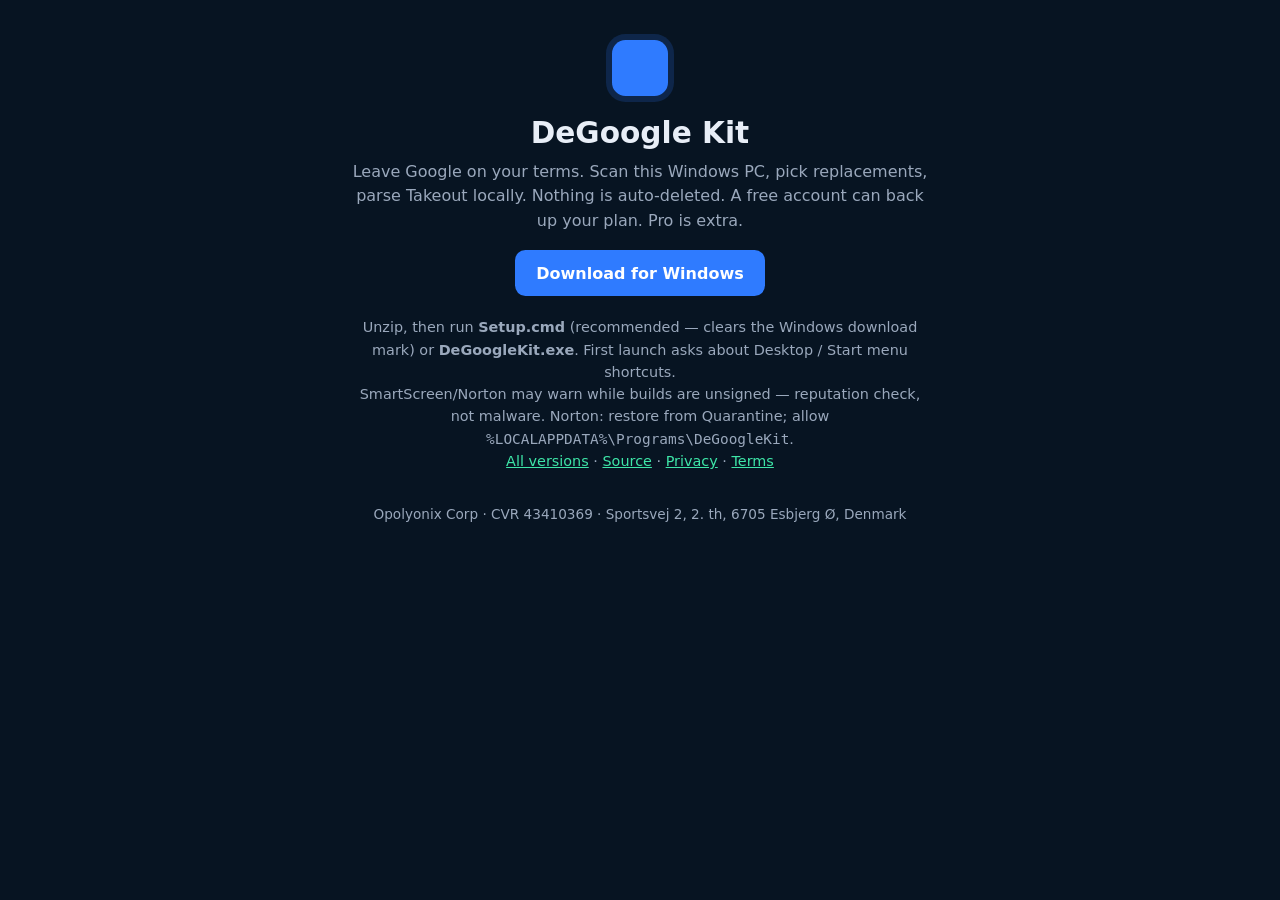
<file: docs/index.html>
<!DOCTYPE html>
<html lang="en">
<head>
  <meta charset="utf-8">
  <meta name="viewport" content="width=device-width, initial-scale=1">
  <title>DeGoogle Kit — Download for Windows</title>
  <meta name="description" content="Download DeGoogle Kit for Windows. Scan Google usage, pick replacements, parse Takeout locally.">
  <link rel="stylesheet" href="site.css">
</head>
<body>
  <main class="center">
    <div class="mark" aria-hidden="true"></div>
    <h1>DeGoogle Kit</h1>
    <p>Leave Google on your terms. Scan this Windows PC, pick replacements, parse Takeout locally. Nothing is auto-deleted. A free account can back up your plan. Pro is extra.</p>
    <a class="btn" href="https://github.com/OpolyCorporation/degoogle-kit/releases/latest/download/DeGoogleKit-win-x64.zip">Download for Windows</a>
    <p class="note">Unzip, then run <strong>Setup.cmd</strong> (recommended — clears the Windows download mark) or <strong>DeGoogleKit.exe</strong>. First launch asks about Desktop / Start menu shortcuts.<br>
      SmartScreen/Norton may warn while builds are unsigned — reputation check, not malware. Norton: restore from Quarantine; allow <code>%LOCALAPPDATA%\Programs\DeGoogleKit</code>.<br>
      <a class="quiet" href="https://github.com/OpolyCorporation/degoogle-kit/releases">All versions</a>
      · <a class="quiet" href="https://github.com/OpolyCorporation/degoogle-kit">Source</a>
      · <a class="quiet" href="privacy.html">Privacy</a>
      · <a class="quiet" href="terms.html">Terms</a>
    </p>
    <p class="foot">Opolyonix Corp · CVR 43410369 · Sportsvej 2, 2. th, 6705 Esbjerg Ø, Denmark</p>
  </main>
</body>
</html>
</file>
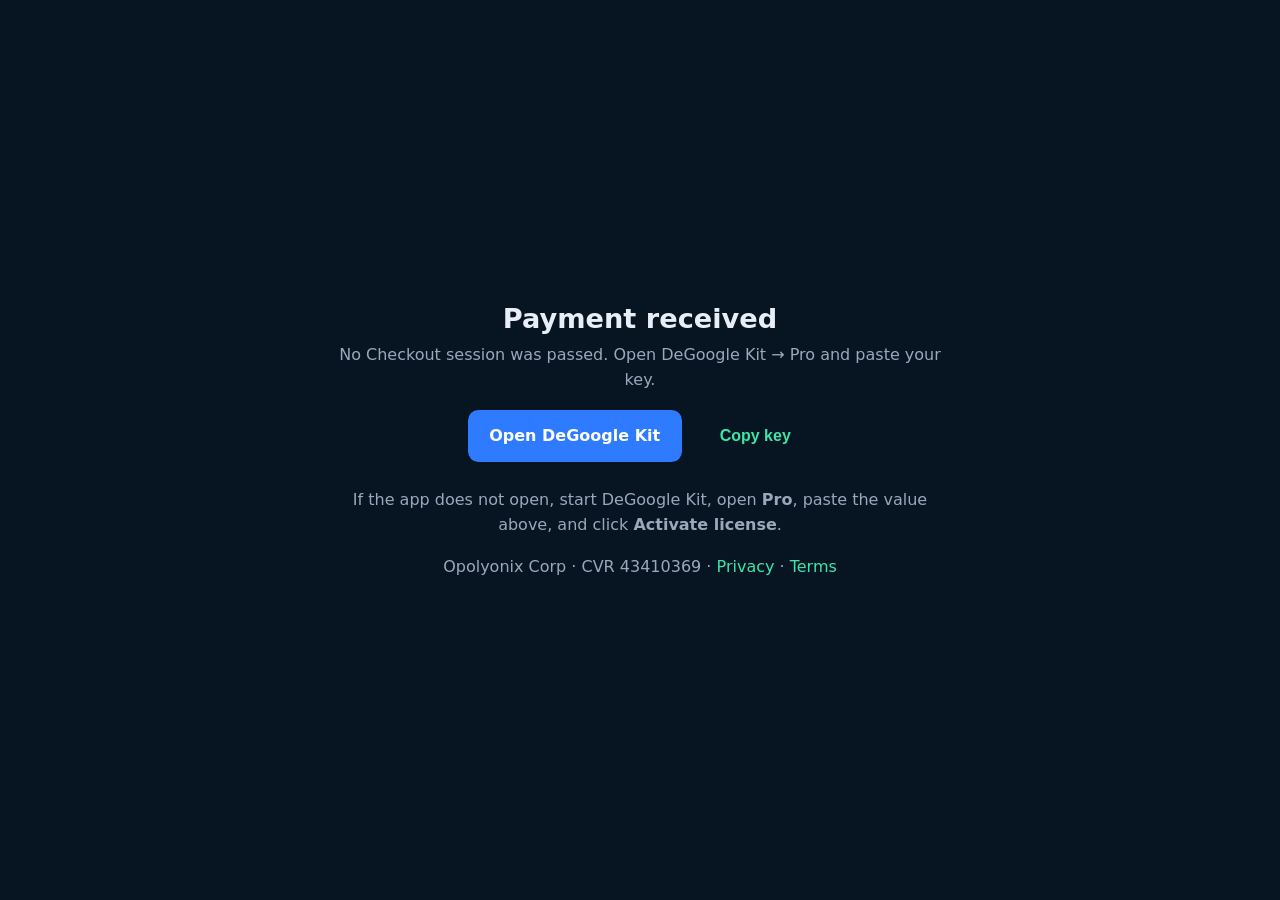
<file: docs/paid.html>
<!DOCTYPE html>
<html lang="en">
<head>
  <meta charset="utf-8">
  <meta name="viewport" content="width=device-width, initial-scale=1">
  <title>DeGoogle Kit — License</title>
  <style>
    :root { color-scheme: dark; }
    body {
      margin: 0;
      min-height: 100vh;
      font-family: "Segoe UI", system-ui, sans-serif;
      background: #071422;
      color: #e8eef7;
      display: flex;
      align-items: center;
      justify-content: center;
    }
    main { max-width: 38rem; padding: 2.5rem 1.5rem; text-align: center; }
    h1 { font-size: 1.7rem; margin: 0 0 0.6rem; }
    p { color: #9aa8bc; line-height: 1.55; margin: 0 0 1.1rem; }
    .box {
      word-break: break-all;
      text-align: left;
      background: #0c1e33;
      border: 1px solid #1c3554;
      border-radius: 0.65rem;
      padding: 0.85rem 1rem;
      margin: 0 0 1rem;
      font-family: Consolas, "Cascadia Mono", monospace;
      font-size: 0.85rem;
      color: #e8eef7;
    }
    .btn {
      display: inline-block;
      background: #2F7BFF;
      color: #fff;
      text-decoration: none;
      font-weight: 600;
      padding: 0.85rem 1.35rem;
      border-radius: 0.65rem;
      border: 0;
      cursor: pointer;
      font-size: 1rem;
      margin: 0 0.35rem 0.5rem;
    }
    .ghost { background: transparent; color: #3EE6A8; }
    .ok { color: #3EE6A8; }
    .err { color: #ff8a8a; }
  </style>
</head>
<body>
  <main>
    <h1>Payment received</h1>
    <p id="status">Opening DeGoogle Kit to drop your signed license key into the Pro tab.</p>
    <div class="box" id="token" hidden></div>
    <p>
      <a class="btn" id="openApp" href="#">Open DeGoogle Kit</a>
      <button class="btn ghost" id="copyBtn" type="button" hidden>Copy key</button>
    </p>
    <p>If the app does not open, start DeGoogle Kit, open <strong>Pro</strong>, paste the value above, and click <strong>Activate license</strong>.</p>
    <p>Opolyonix Corp · CVR 43410369 · <a class="ghost" href="privacy.html" style="text-decoration:none">Privacy</a> · <a class="ghost" href="terms.html" style="text-decoration:none">Terms</a></p>
  </main>
  <script>
    const params = new URLSearchParams(location.search);
    const session = (params.get("session_id") || params.get("session") || "").trim();
    const status = document.getElementById("status");
    const tokenEl = document.getElementById("token");
    const openBtn = document.getElementById("openApp");
    const copyBtn = document.getElementById("copyBtn");
    let token = session;
    let protocol = session
      ? "degooglekit://activate?session=" + encodeURIComponent(session)
      : "degooglekit://activate";

    function showToken(value, label) {
      token = value;
      tokenEl.hidden = false;
      tokenEl.textContent = value;
      copyBtn.hidden = false;
      openBtn.href = value.startsWith("DGK2.")
        ? "degooglekit://activate?key=" + encodeURIComponent(value)
        : "degooglekit://activate?session=" + encodeURIComponent(value);
    }

    copyBtn.onclick = async () => {
      try { await navigator.clipboard.writeText(token); copyBtn.textContent = "Copied"; }
      catch { copyBtn.textContent = "Select the box and copy"; }
    };

    if (!session) {
      status.textContent = "No Checkout session was passed. Open DeGoogle Kit → Pro and paste your key.";
      openBtn.href = "degooglekit://activate";
    } else {
      showToken(session, "session");
      status.innerHTML = "Checkout finished. Click <strong>Open DeGoogle Kit</strong> so the app can mint a signed key and put it on the Pro tab.";
      openBtn.href = protocol;
      location.href = protocol;
    }
  </script>
</body>
</html>
</file>
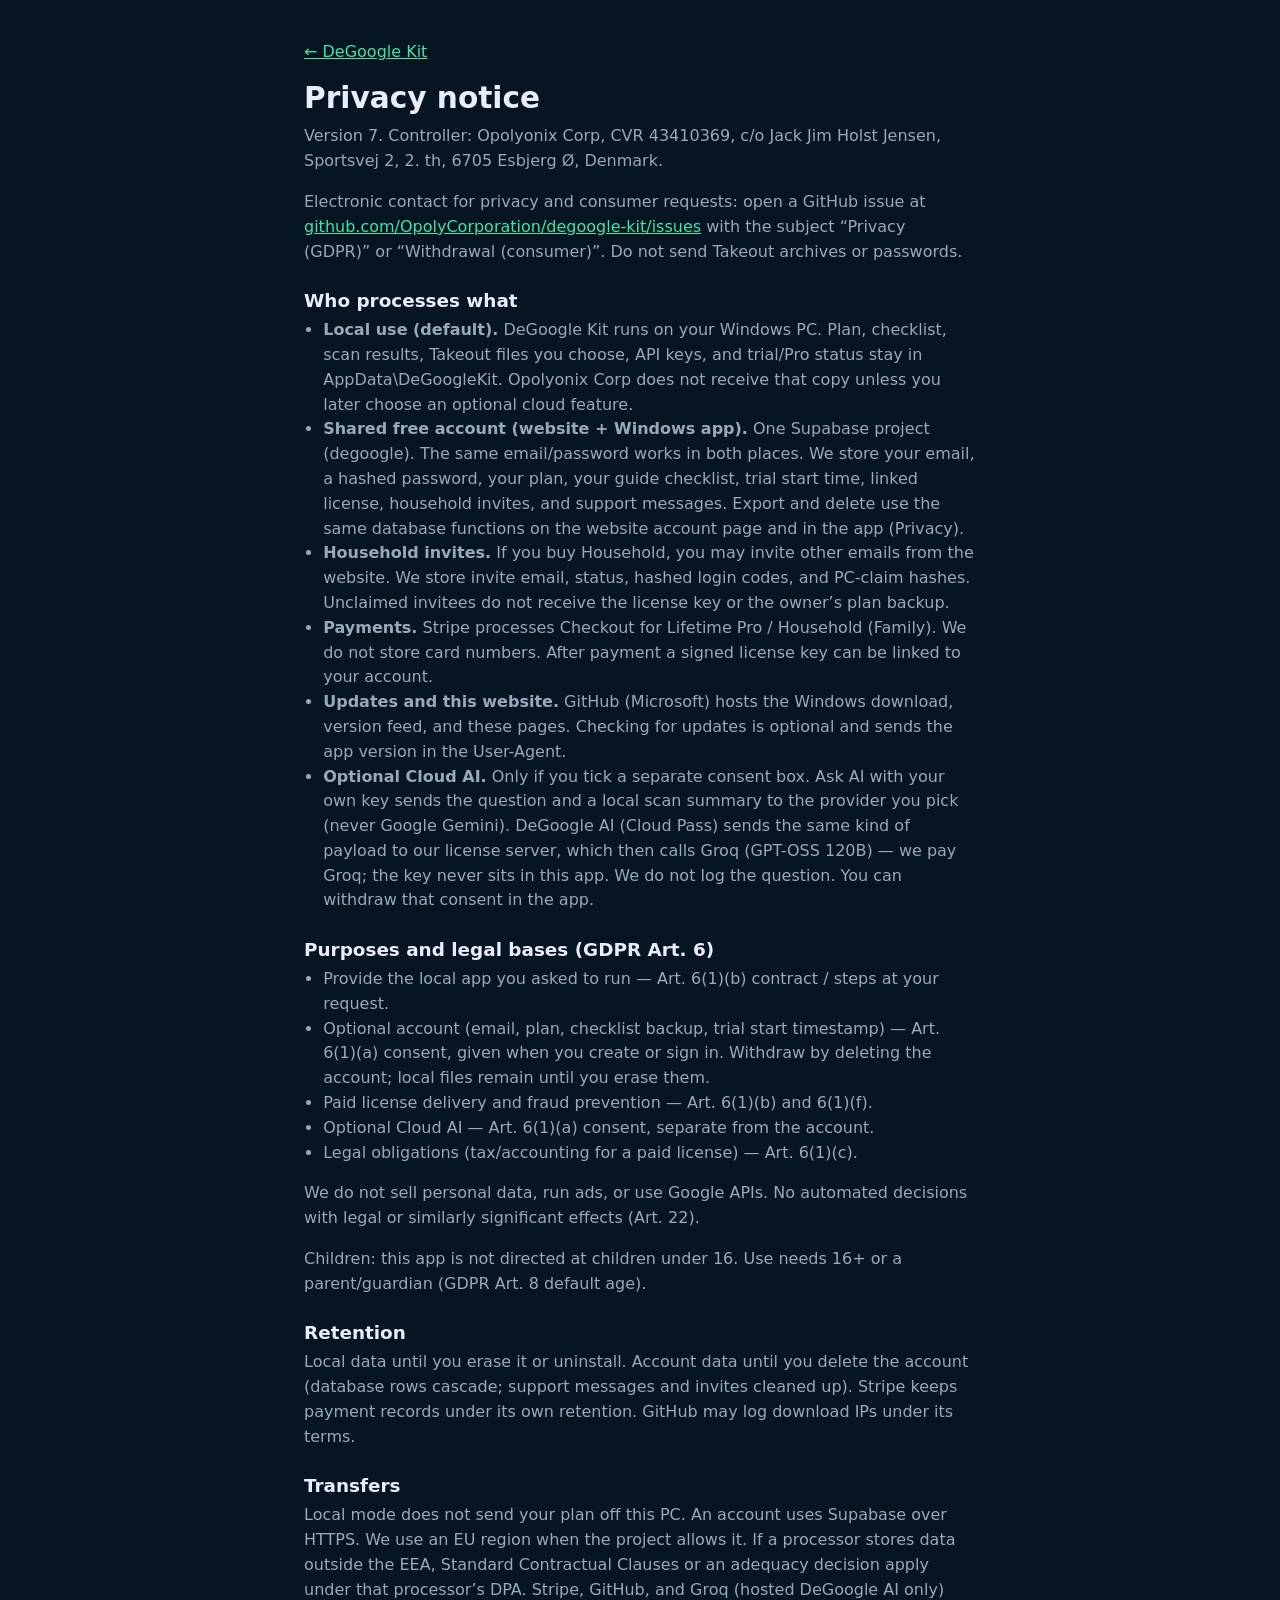
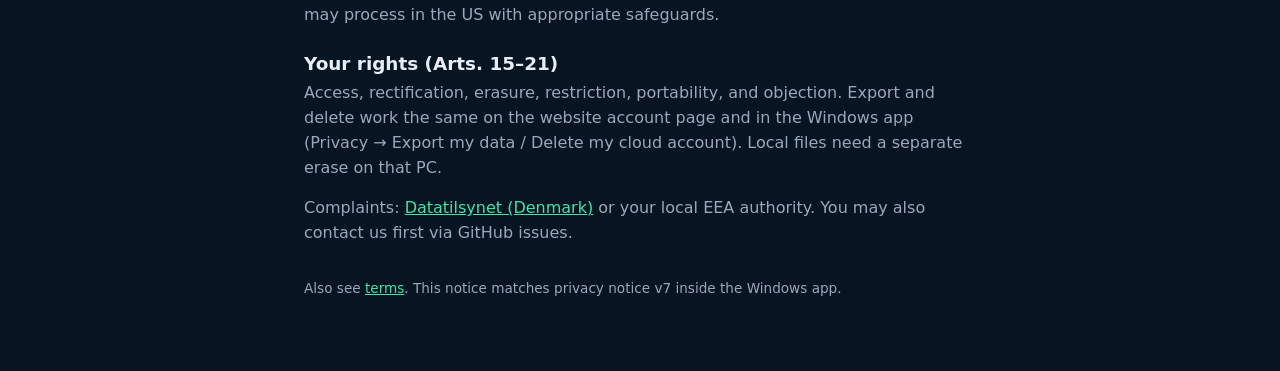
<file: docs/privacy.html>
<!DOCTYPE html>
<html lang="en">
<head>
  <meta charset="utf-8">
  <meta name="viewport" content="width=device-width, initial-scale=1">
  <title>Privacy notice — DeGoogle Kit</title>
  <meta name="description" content="GDPR privacy notice for DeGoogle Kit by Opolyonix Corp (CVR 43410369).">
  <link rel="stylesheet" href="site.css">
</head>
<body>
  <main>
    <p><a class="quiet" href="./">← DeGoogle Kit</a></p>
    <h1>Privacy notice</h1>
    <p>Version 7. Controller: Opolyonix Corp, CVR 43410369, c/o Jack Jim Holst Jensen, Sportsvej 2, 2. th, 6705 Esbjerg Ø, Denmark.</p>
    <p>Electronic contact for privacy and consumer requests: open a GitHub issue at
      <a href="https://github.com/OpolyCorporation/degoogle-kit/issues">github.com/OpolyCorporation/degoogle-kit/issues</a>
      with the subject “Privacy (GDPR)” or “Withdrawal (consumer)”. Do not send Takeout archives or passwords.</p>

    <h2>Who processes what</h2>
    <ul>
      <li><strong>Local use (default).</strong> DeGoogle Kit runs on your Windows PC. Plan, checklist, scan results, Takeout files you choose, API keys, and trial/Pro status stay in AppData\DeGoogleKit. Opolyonix Corp does not receive that copy unless you later choose an optional cloud feature.</li>
      <li><strong>Shared free account (website + Windows app).</strong> One Supabase project (degoogle). The same email/password works in both places. We store your email, a hashed password, your plan, your guide checklist, trial start time, linked license, household invites, and support messages. Export and delete use the same database functions on the website account page and in the app (Privacy).</li>
      <li><strong>Household invites.</strong> If you buy Household, you may invite other emails from the website. We store invite email, status, hashed login codes, and PC-claim hashes. Unclaimed invitees do not receive the license key or the owner’s plan backup.</li>
      <li><strong>Payments.</strong> Stripe processes Checkout for Lifetime Pro / Household (Family). We do not store card numbers. After payment a signed license key can be linked to your account.</li>
      <li><strong>Updates and this website.</strong> GitHub (Microsoft) hosts the Windows download, version feed, and these pages. Checking for updates is optional and sends the app version in the User-Agent.</li>
      <li><strong>Optional Cloud AI.</strong> Only if you tick a separate consent box. Ask AI with your own key sends the question and a local scan summary to the provider you pick (never Google Gemini). DeGoogle AI (Cloud Pass) sends the same kind of payload to our license server, which then calls Groq (GPT-OSS 120B) — we pay Groq; the key never sits in this app. We do not log the question. You can withdraw that consent in the app.</li>
    </ul>

    <h2>Purposes and legal bases (GDPR Art. 6)</h2>
    <ul>
      <li>Provide the local app you asked to run — Art. 6(1)(b) contract / steps at your request.</li>
      <li>Optional account (email, plan, checklist backup, trial start timestamp) — Art. 6(1)(a) consent, given when you create or sign in. Withdraw by deleting the account; local files remain until you erase them.</li>
      <li>Paid license delivery and fraud prevention — Art. 6(1)(b) and 6(1)(f).</li>
      <li>Optional Cloud AI — Art. 6(1)(a) consent, separate from the account.</li>
      <li>Legal obligations (tax/accounting for a paid license) — Art. 6(1)(c).</li>
    </ul>
    <p>We do not sell personal data, run ads, or use Google APIs. No automated decisions with legal or similarly significant effects (Art. 22).</p>
    <p>Children: this app is not directed at children under 16. Use needs 16+ or a parent/guardian (GDPR Art. 8 default age).</p>

    <h2>Retention</h2>
    <p>Local data until you erase it or uninstall. Account data until you delete the account (database rows cascade; support messages and invites cleaned up). Stripe keeps payment records under its own retention. GitHub may log download IPs under its terms.</p>

    <h2>Transfers</h2>
    <p>Local mode does not send your plan off this PC. An account uses Supabase over HTTPS. We use an EU region when the project allows it. If a processor stores data outside the EEA, Standard Contractual Clauses or an adequacy decision apply under that processor’s DPA. Stripe, GitHub, and Groq (hosted DeGoogle AI only) may process in the US with appropriate safeguards.</p>

    <h2>Your rights (Arts. 15–21)</h2>
    <p>Access, rectification, erasure, restriction, portability, and objection. Export and delete work the same on the website account page and in the Windows app (Privacy → Export my data / Delete my cloud account). Local files need a separate erase on that PC.</p>
    <p>Complaints: <a href="https://www.datatilsynet.dk/">Datatilsynet (Denmark)</a> or your local EEA authority. You may also contact us first via GitHub issues.</p>
    <p class="foot">Also see <a href="terms.html">terms</a>. This notice matches privacy notice v7 inside the Windows app.</p>
  </main>
</body>
</html>
</file>
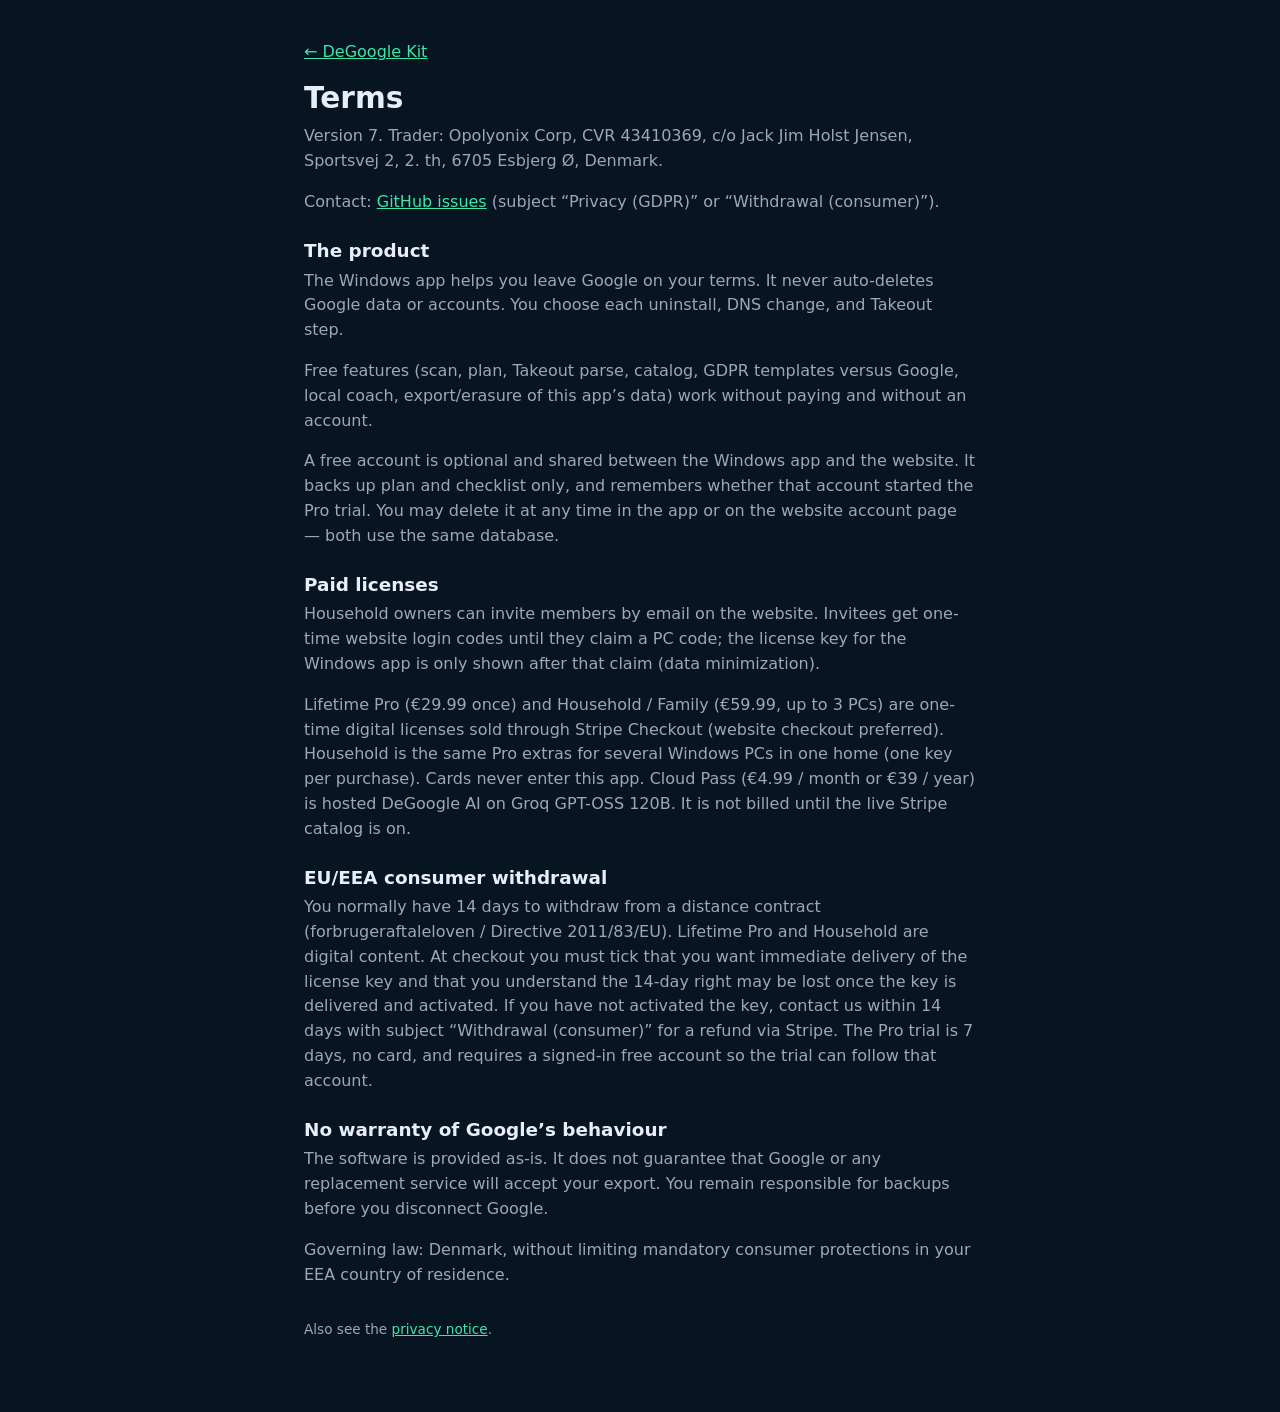
<file: docs/terms.html>
<!DOCTYPE html>
<html lang="en">
<head>
  <meta charset="utf-8">
  <meta name="viewport" content="width=device-width, initial-scale=1">
  <title>Terms — DeGoogle Kit</title>
  <meta name="description" content="License and consumer terms for DeGoogle Kit by Opolyonix Corp (CVR 43410369).">
  <link rel="stylesheet" href="site.css">
</head>
<body>
  <main>
    <p><a class="quiet" href="./">← DeGoogle Kit</a></p>
    <h1>Terms</h1>
    <p>Version 7. Trader: Opolyonix Corp, CVR 43410369, c/o Jack Jim Holst Jensen, Sportsvej 2, 2. th, 6705 Esbjerg Ø, Denmark.</p>
    <p>Contact: <a href="https://github.com/OpolyCorporation/degoogle-kit/issues">GitHub issues</a> (subject “Privacy (GDPR)” or “Withdrawal (consumer)”).</p>

    <h2>The product</h2>
    <p>The Windows app helps you leave Google on your terms. It never auto-deletes Google data or accounts. You choose each uninstall, DNS change, and Takeout step.</p>
    <p>Free features (scan, plan, Takeout parse, catalog, GDPR templates versus Google, local coach, export/erasure of this app’s data) work without paying and without an account.</p>
    <p>A free account is optional and shared between the Windows app and the website. It backs up plan and checklist only, and remembers whether that account started the Pro trial. You may delete it at any time in the app or on the website account page — both use the same database.</p>

    <h2>Paid licenses</h2>
    <p>Household owners can invite members by email on the website. Invitees get one-time website login codes until they claim a PC code; the license key for the Windows app is only shown after that claim (data minimization).</p>
    <p>Lifetime Pro (€29.99 once) and Household / Family (€59.99, up to 3 PCs) are one-time digital licenses sold through Stripe Checkout (website checkout preferred). Household is the same Pro extras for several Windows PCs in one home (one key per purchase). Cards never enter this app. Cloud Pass (€4.99 / month or €39 / year) is hosted DeGoogle AI on Groq GPT-OSS 120B. It is not billed until the live Stripe catalog is on.</p>

    <h2>EU/EEA consumer withdrawal</h2>
    <p>You normally have 14 days to withdraw from a distance contract (forbrugeraftaleloven / Directive 2011/83/EU). Lifetime Pro and Household are digital content. At checkout you must tick that you want immediate delivery of the license key and that you understand the 14-day right may be lost once the key is delivered and activated. If you have not activated the key, contact us within 14 days with subject “Withdrawal (consumer)” for a refund via Stripe. The Pro trial is 7 days, no card, and requires a signed-in free account so the trial can follow that account.</p>

    <h2>No warranty of Google’s behaviour</h2>
    <p>The software is provided as-is. It does not guarantee that Google or any replacement service will accept your export. You remain responsible for backups before you disconnect Google.</p>
    <p>Governing law: Denmark, without limiting mandatory consumer protections in your EEA country of residence.</p>
    <p class="foot">Also see the <a href="privacy.html">privacy notice</a>.</p>
  </main>
</body>
</html>
</file>
<file: docs/site.css>
:root { color-scheme: dark; }
body {
  margin: 0;
  min-height: 100vh;
  font-family: "Segoe UI", system-ui, sans-serif;
  background: #071422;
  color: #e8eef7;
}
main {
  max-width: 42rem;
  margin: 0 auto;
  padding: 2.5rem 1.5rem 3.5rem;
}
.center { text-align: center; max-width: 36rem; }
.mark {
  width: 3.5rem;
  height: 3.5rem;
  margin: 0 auto 1.25rem;
  border-radius: 0.85rem;
  background: #2F7BFF;
  box-shadow: 0 0 0 6px rgba(47, 123, 255, 0.18);
}
h1 { font-size: 1.85rem; font-weight: 650; margin: 0 0 0.6rem; }
h2 { font-size: 1.15rem; font-weight: 650; margin: 1.6rem 0 0.45rem; }
p, li { color: #9aa8bc; line-height: 1.55; }
p { margin: 0 0 1rem; }
ul { margin: 0 0 1rem; padding-left: 1.2rem; }
.btn {
  display: inline-block;
  background: #2F7BFF;
  color: #fff;
  text-decoration: none;
  font-weight: 600;
  padding: 0.85rem 1.35rem;
  border-radius: 0.65rem;
}
.btn:hover { filter: brightness(1.08); }
.note { margin-top: 1.25rem; font-size: 0.9rem; }
a.quiet, a { color: #3EE6A8; }
.legal { white-space: pre-wrap; font-size: 0.95rem; line-height: 1.55; color: #c5d0de; }
.foot { margin-top: 2rem; font-size: 0.85rem; color: #9aa8bc; }
nav a { margin: 0 0.4rem; }
</file>
